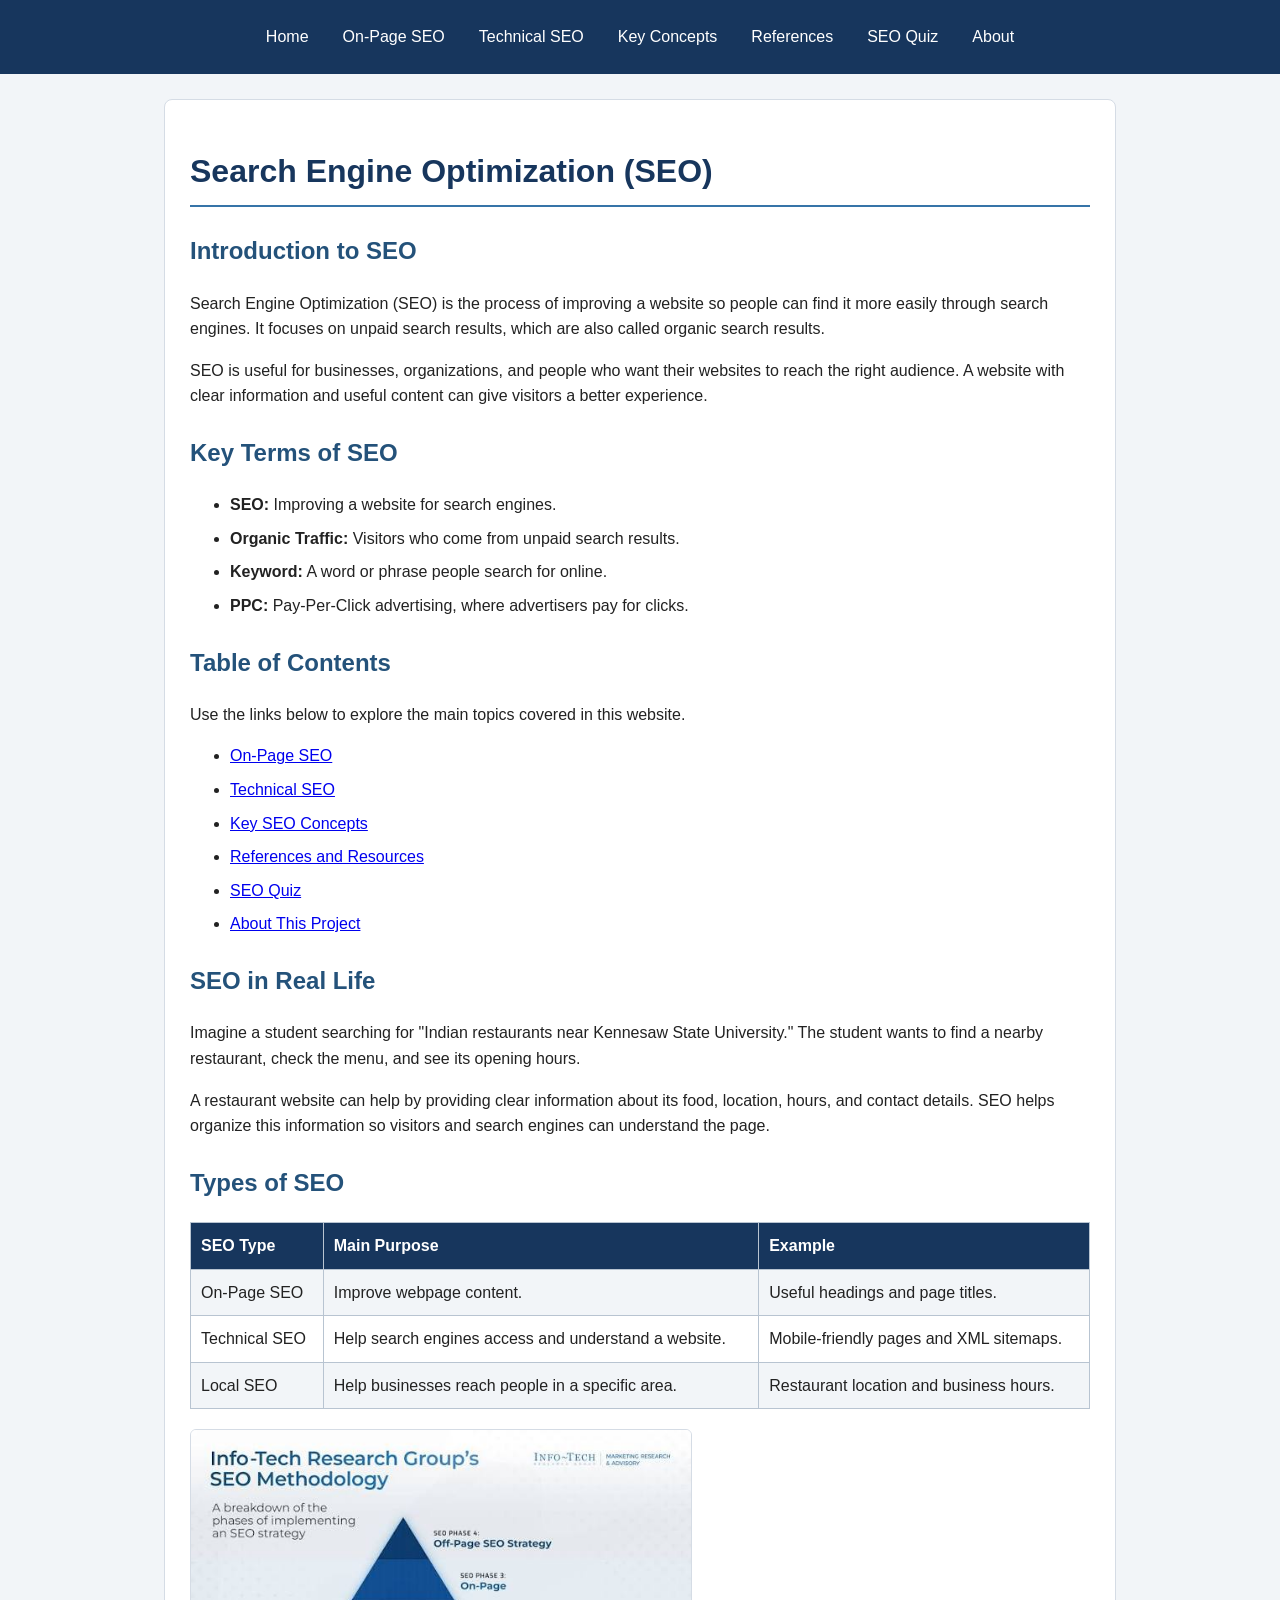
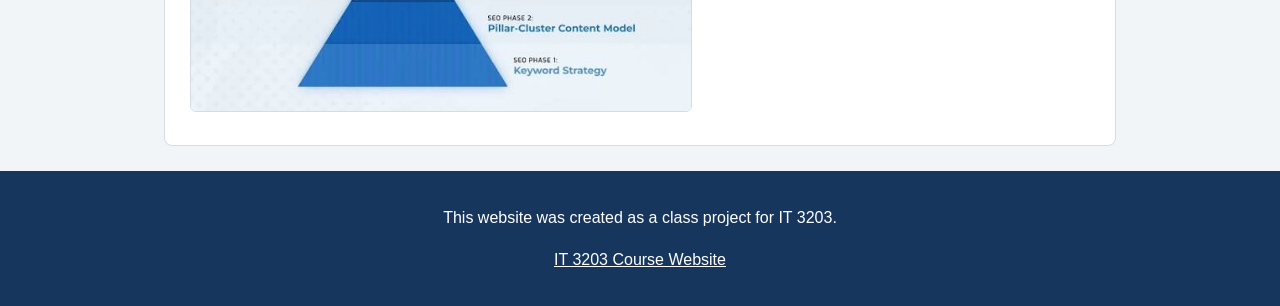
<file: index.html>
<!DOCTYPE html>
<html lang="en">

<head>
    <meta charset="UTF-8">
    <meta name="viewport" content="width=device-width, initial-scale=1.0">

    <title>Introduction to SEO | SEO Project</title>

    <meta name="description"
          content="Learn the basics of SEO, including keywords, organic traffic, on-page SEO, and technical SEO.">

    <!-- Connect this page to the shared CSS file. -->
    <link rel="stylesheet" href="style.css">
</head>

<body>

    <!-- Main navigation menu used on every page. -->
    
    <nav>
        <a href="index.html">Home</a>
        <a href="on-page-seo.html">On-Page SEO</a>
        <a href="technical-seo.html">Technical SEO</a>
        <a href="key-concepts.html">Key Concepts</a>
        <a href="references.html">References</a>
        <a href="quiz.html">SEO Quiz</a>
        <a href="about.html">About</a>
    </nav>

    <!-- Main content of the homepage. -->
    <main id="main-content">

        <h1>Search Engine Optimization (SEO)</h1>

        <h2>Introduction to SEO</h2>

        <p>
            Search Engine Optimization (SEO) is the process of improving a
            website so people can find it more easily through search engines.
            It focuses on unpaid search results, which are also called
            organic search results.
        </p>

        <p>
            SEO is useful for businesses, organizations, and people who want
            their websites to reach the right audience. A website with clear
            information and useful content can give visitors a better
            experience.
        </p>

        <h2>Key Terms of SEO</h2>

        <ul>
            <li><strong>SEO:</strong> Improving a website for search engines.</li>
            <li><strong>Organic Traffic:</strong> Visitors who come from unpaid search results.</li>
            <li><strong>Keyword:</strong> A word or phrase people search for online.</li>
            <li><strong>PPC:</strong> Pay-Per-Click advertising, where advertisers pay for clicks.</li>
        </ul>

        <h2>Table of Contents</h2>

        <p>
            Use the links below to explore the main topics covered in this
            website.
        </p>

        <ul>
            <li><a href="on-page-seo.html">On-Page SEO</a></li>
            <li><a href="technical-seo.html">Technical SEO</a></li>
            <li><a href="key-concepts.html">Key SEO Concepts</a></li>
            <li><a href="references.html">References and Resources</a></li>
            <li><a href="quiz.html">SEO Quiz</a></li>
            <li><a href="about.html">About This Project</a></li>
        </ul>

        <h2>SEO in Real Life</h2>

        <p>
            Imagine a student searching for "Indian restaurants near
            Kennesaw State University." The student wants to find a nearby
            restaurant, check the menu, and see its opening hours.
        </p>

        <p>
            A restaurant website can help by providing clear information
            about its food, location, hours, and contact details. SEO helps
            organize this information so visitors and search engines can
            understand the page.
        </p>

        <h2>Types of SEO</h2>

        <!-- A table comparing three common types of SEO. -->
        <table>
            <tr>
                <th>SEO Type</th>
                <th>Main Purpose</th>
                <th>Example</th>
            </tr>
            <tr>
                <td>On-Page SEO</td>
                <td>Improve webpage content.</td>
                <td>Useful headings and page titles.</td>
            </tr>
            <tr>
                <td>Technical SEO</td>
                <td>Help search engines access and understand a website.</td>
                <td>Mobile-friendly pages and XML sitemaps.</td>
            </tr>
            <tr>
                <td>Local SEO</td>
                <td>Help businesses reach people in a specific area.</td>
                <td>Restaurant location and business hours.</td>
            </tr>
        </table>
        
        <img src="seo-image.jpg" alt="SEO infographic" width="500">

    </main>

    <!-- Class project note required by the assignment. -->
    <footer>
        <p>This website was created as a class project for IT 3203.</p>
        <p>
            <a href="https://ksuweb.github.io/IT3203/">
                IT 3203 Course Website
            </a>
        </p>
    </footer>

</body>
</html>
</file>
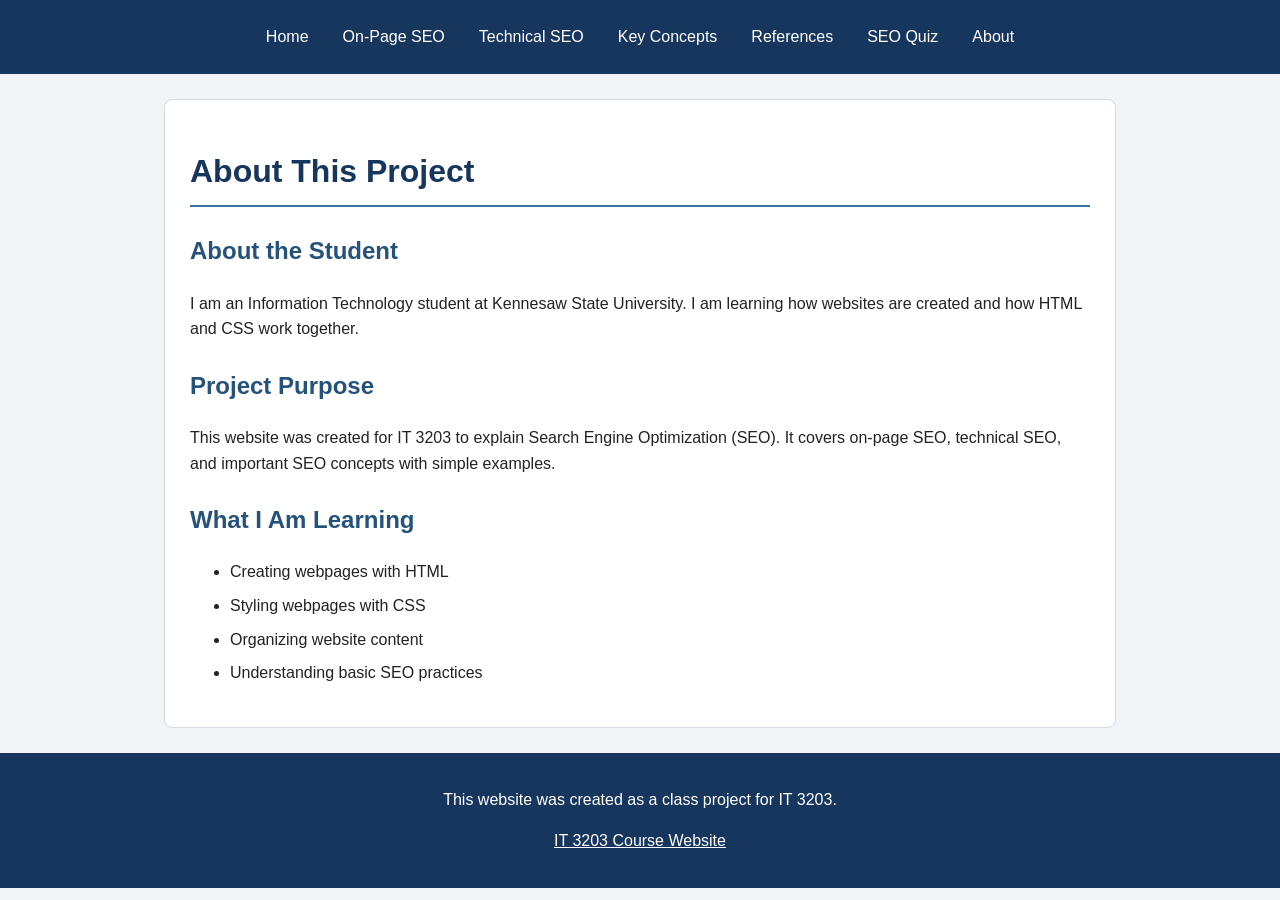
<file: about.html>
<!DOCTYPE html>
<html lang="en">
<head>
    <meta charset="UTF-8">
    <meta name="viewport" content="width=device-width, initial-scale=1.0">
    <title>SEO Project - About</title>
    <meta name="description" content="Learn about this student SEO website project for IT 3203.">
    <link rel="stylesheet" href="style.css">
</head>
<body>

    <nav>
        <a href="index.html">Home</a>
        <a href="on-page-seo.html">On-Page SEO</a>
        <a href="technical-seo.html">Technical SEO</a>
        <a href="key-concepts.html">Key Concepts</a>
        <a href="references.html">References</a>
        <a href="quiz.html">SEO Quiz</a>
        <a href="about.html">About</a>
    </nav>

    <main id="main-content">
        <h1>About This Project</h1>

        <h2>About the Student</h2>
        <p>I am an Information Technology student at Kennesaw State University. I am learning how websites are created and how HTML and CSS work together.</p>

        <h2>Project Purpose</h2>
        <p>This website was created for IT 3203 to explain Search Engine Optimization (SEO). It covers on-page SEO, technical SEO, and important SEO concepts with simple examples.</p>

        <h2>What I Am Learning</h2>
        <ul>
            <li>Creating webpages with HTML</li>
            <li>Styling webpages with CSS</li>
            <li>Organizing website content</li>
            <li>Understanding basic SEO practices</li>
        </ul>
    </main>

    <footer>
        <p>This website was created as a class project for IT 3203.</p>
        <p><a href="https://ksuweb.github.io/IT3203/">IT 3203 Course Website</a></p>
    </footer>

</body>
</html>
</file>
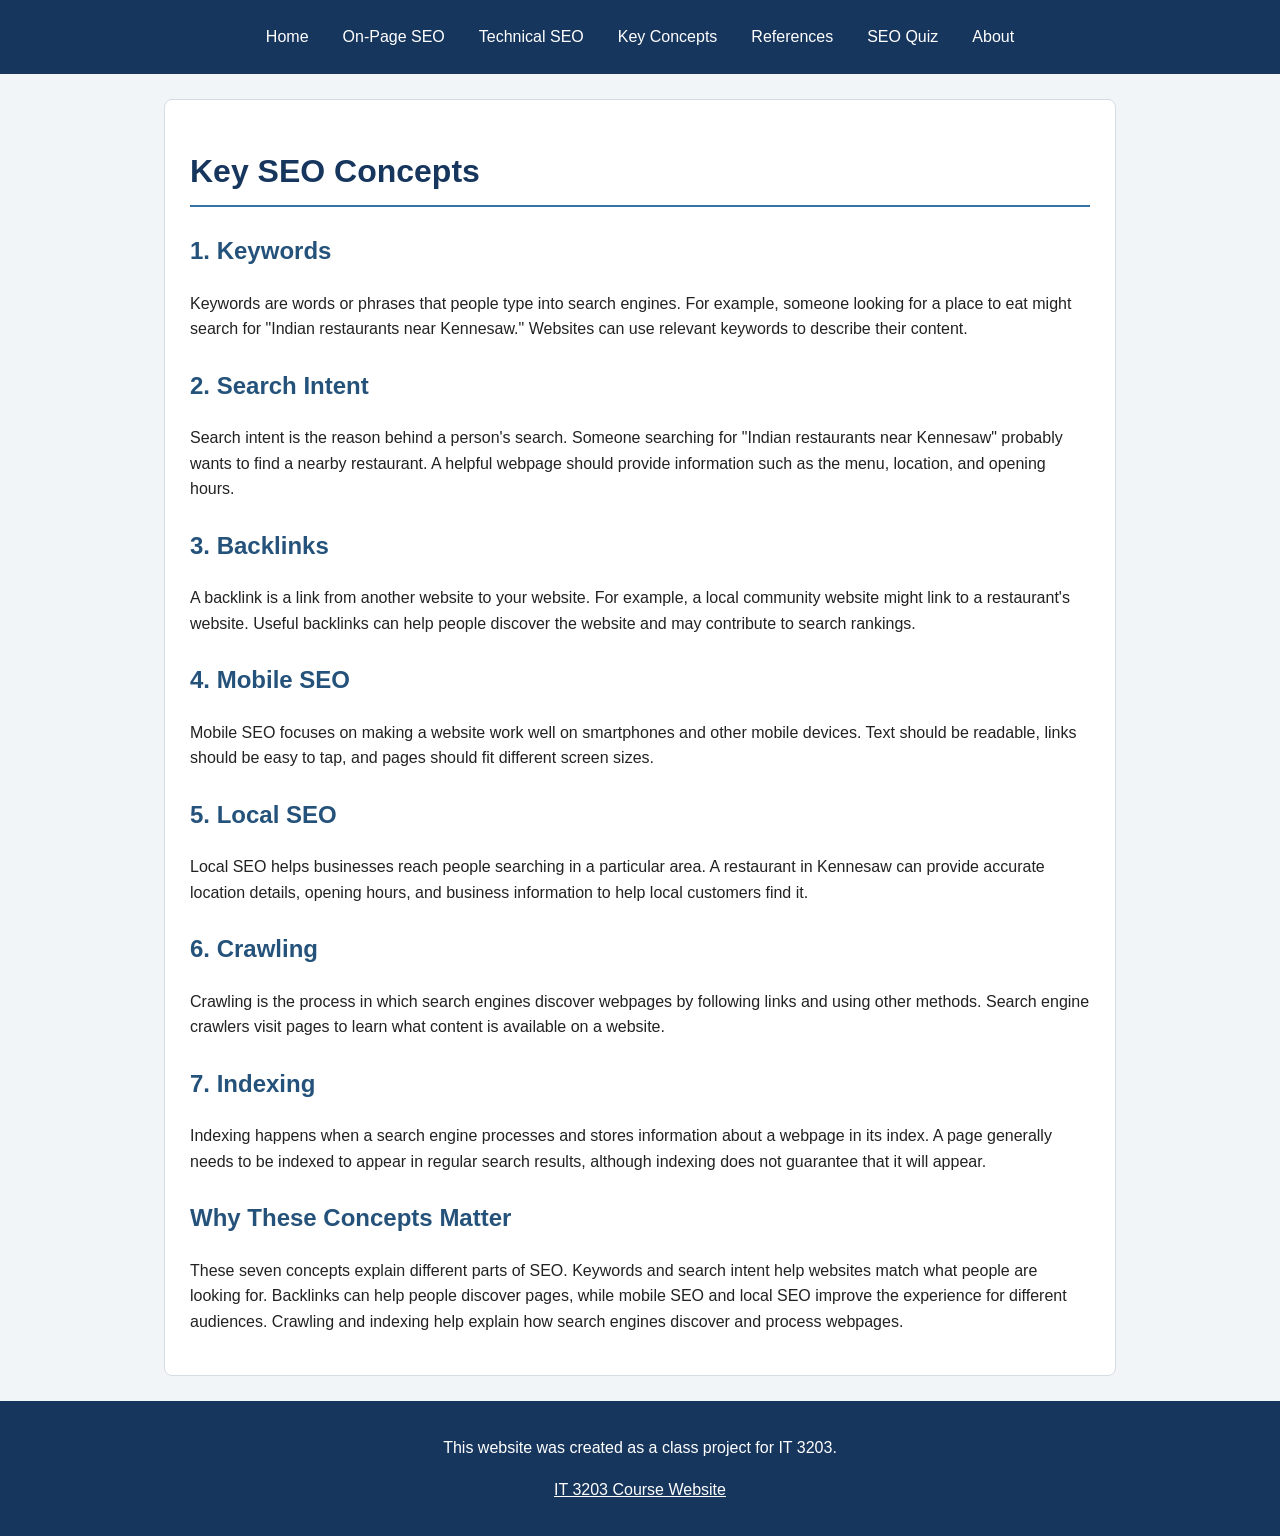
<file: key-concepts.html>
<!DOCTYPE html>
<html lang="en">

<head>
    <meta charset="UTF-8">
    <meta name="viewport" content="width=device-width, initial-scale=1.0">
    <title>Key SEO Concepts | SEO Project</title>
    <meta name="description" content="Learn about important SEO concepts, including keywords, search intent, backlinks, mobile SEO, local SEO, crawling, and indexing.">
    <link rel="stylesheet" href="style.css">
</head>

<body>

    <nav>
        <a href="index.html">Home</a>
        <a href="on-page-seo.html">On-Page SEO</a>
        <a href="technical-seo.html">Technical SEO</a>
        <a href="key-concepts.html">Key Concepts</a>
        <a href="references.html">References</a>
        <a href="quiz.html">SEO Quiz</a>
        <a href="about.html">About</a>
    </nav>

    <main id="main-content">

        <h1>Key SEO Concepts</h1>

        <h2>1. Keywords</h2>

        <p>
            Keywords are words or phrases that people type into search
            engines. For example, someone looking for a place to eat
            might search for "Indian restaurants near Kennesaw."
            Websites can use relevant keywords to describe their content.
        </p>

        <h2>2. Search Intent</h2>

        <p>
            Search intent is the reason behind a person's search.
            Someone searching for "Indian restaurants near Kennesaw"
            probably wants to find a nearby restaurant. A helpful
            webpage should provide information such as the menu,
            location, and opening hours.
        </p>

        <h2>3. Backlinks</h2>

        <p>
            A backlink is a link from another website to your website.
            For example, a local community website might link to a
            restaurant's website. Useful backlinks can help people
            discover the website and may contribute to search rankings.
        </p>

        <h2>4. Mobile SEO</h2>

        <p>
            Mobile SEO focuses on making a website work well on
            smartphones and other mobile devices. Text should be
            readable, links should be easy to tap, and pages should
            fit different screen sizes.
        </p>

        <h2>5. Local SEO</h2>

        <p>
            Local SEO helps businesses reach people searching in a
            particular area. A restaurant in Kennesaw can provide
            accurate location details, opening hours, and business
            information to help local customers find it.
        </p>

        <h2>6. Crawling</h2>

        <p>
            Crawling is the process in which search engines discover
            webpages by following links and using other methods.
            Search engine crawlers visit pages to learn what content
            is available on a website.
        </p>

        <h2>7. Indexing</h2>

        <p>
            Indexing happens when a search engine processes and stores
            information about a webpage in its index. A page generally
            needs to be indexed to appear in regular search results,
            although indexing does not guarantee that it will appear.
        </p>

        <h2>Why These Concepts Matter</h2>

        <p>
            These seven concepts explain different parts of SEO.
            Keywords and search intent help websites match what people
            are looking for. Backlinks can help people discover pages,
            while mobile SEO and local SEO improve the experience for
            different audiences. Crawling and indexing help explain
            how search engines discover and process webpages.
        </p>

    </main>

    <footer>
        <p>This website was created as a class project for IT 3203.</p>
        <p>
            <a href="https://ksuweb.github.io/IT3203/">
                IT 3203 Course Website
            </a>
        </p>
    </footer>

</body>
</html>
</file>
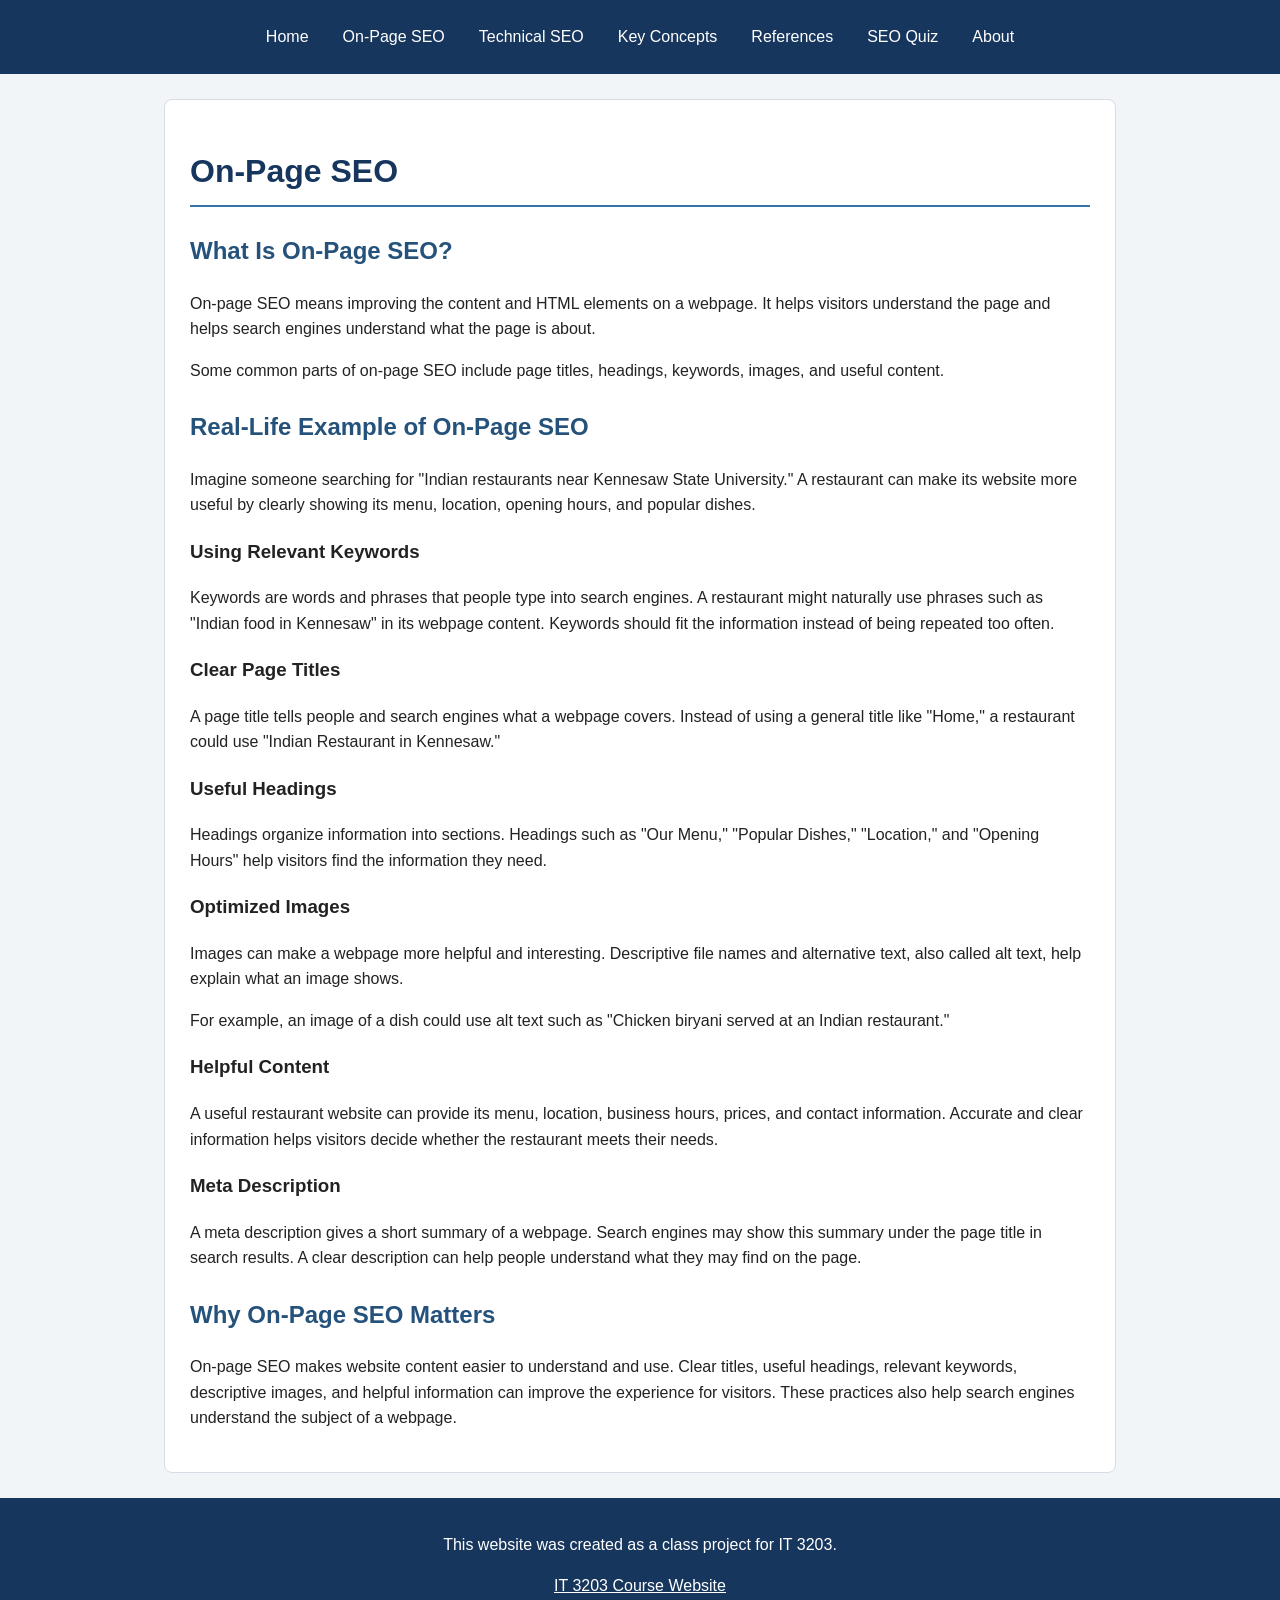
<file: on-page-seo.html>
<!DOCTYPE html>
<html lang="en">

<head>
    <meta charset="UTF-8">
    <meta name="viewport" content="width=device-width, initial-scale=1.0">
    <title>On-Page SEO | SEO Project</title>
    <meta name="description" content="Learn about on-page SEO, keywords, page titles, headings, images, and useful website content.">
    <link rel="stylesheet" href="style.css">
</head>

<body>

    <nav>
        <a href="index.html">Home</a>
        <a href="on-page-seo.html">On-Page SEO</a>
        <a href="technical-seo.html">Technical SEO</a>
        <a href="key-concepts.html">Key Concepts</a>
        <a href="references.html">References</a>
        <a href="quiz.html">SEO Quiz</a>
        <a href="about.html">About</a>
    </nav>

    <main id="main-content">

        <h1>On-Page SEO</h1>

        <h2>What Is On-Page SEO?</h2>

        <p>
            On-page SEO means improving the content and HTML elements on a
            webpage. It helps visitors understand the page and helps search
            engines understand what the page is about.
        </p>

        <p>
            Some common parts of on-page SEO include page titles, headings,
            keywords, images, and useful content.
        </p>

        <h2>Real-Life Example of On-Page SEO</h2>

        <p>
            Imagine someone searching for "Indian restaurants near
            Kennesaw State University." A restaurant can make its website
            more useful by clearly showing its menu, location, opening hours,
            and popular dishes.
        </p>

        <h3>Using Relevant Keywords</h3>

        <p>
            Keywords are words and phrases that people type into search
            engines. A restaurant might naturally use phrases such as
            "Indian food in Kennesaw" in its webpage content. Keywords
            should fit the information instead of being repeated too often.
        </p>

        <h3>Clear Page Titles</h3>

        <p>
            A page title tells people and search engines what a webpage
            covers. Instead of using a general title like "Home," a
            restaurant could use "Indian Restaurant in Kennesaw."
        </p>

        <h3>Useful Headings</h3>

        <p>
            Headings organize information into sections. Headings such as
            "Our Menu," "Popular Dishes," "Location," and "Opening Hours"
            help visitors find the information they need.
        </p>

        <h3>Optimized Images</h3>

        <p>
            Images can make a webpage more helpful and interesting.
            Descriptive file names and alternative text, also called alt
            text, help explain what an image shows.
        </p>

        <p>
            For example, an image of a dish could use alt text such as
            "Chicken biryani served at an Indian restaurant."
        </p>

        <h3>Helpful Content</h3>

        <p>
            A useful restaurant website can provide its menu, location,
            business hours, prices, and contact information. Accurate and
            clear information helps visitors decide whether the restaurant
            meets their needs.
        </p>

        <h3>Meta Description</h3>

        <p>
            A meta description gives a short summary of a webpage. Search
            engines may show this summary under the page title in search
            results. A clear description can help people understand what
            they may find on the page.
        </p>

        <h2>Why On-Page SEO Matters</h2>

        <p>
            On-page SEO makes website content easier to understand and use.
            Clear titles, useful headings, relevant keywords, descriptive
            images, and helpful information can improve the experience for
            visitors. These practices also help search engines understand
            the subject of a webpage.
        </p>

    </main>

    <footer>
        <p>This website was created as a class project for IT 3203.</p>
        <p>
            <a href="https://ksuweb.github.io/IT3203/">
                IT 3203 Course Website
            </a>
        </p>
    </footer>

</body>
</html>
</file>
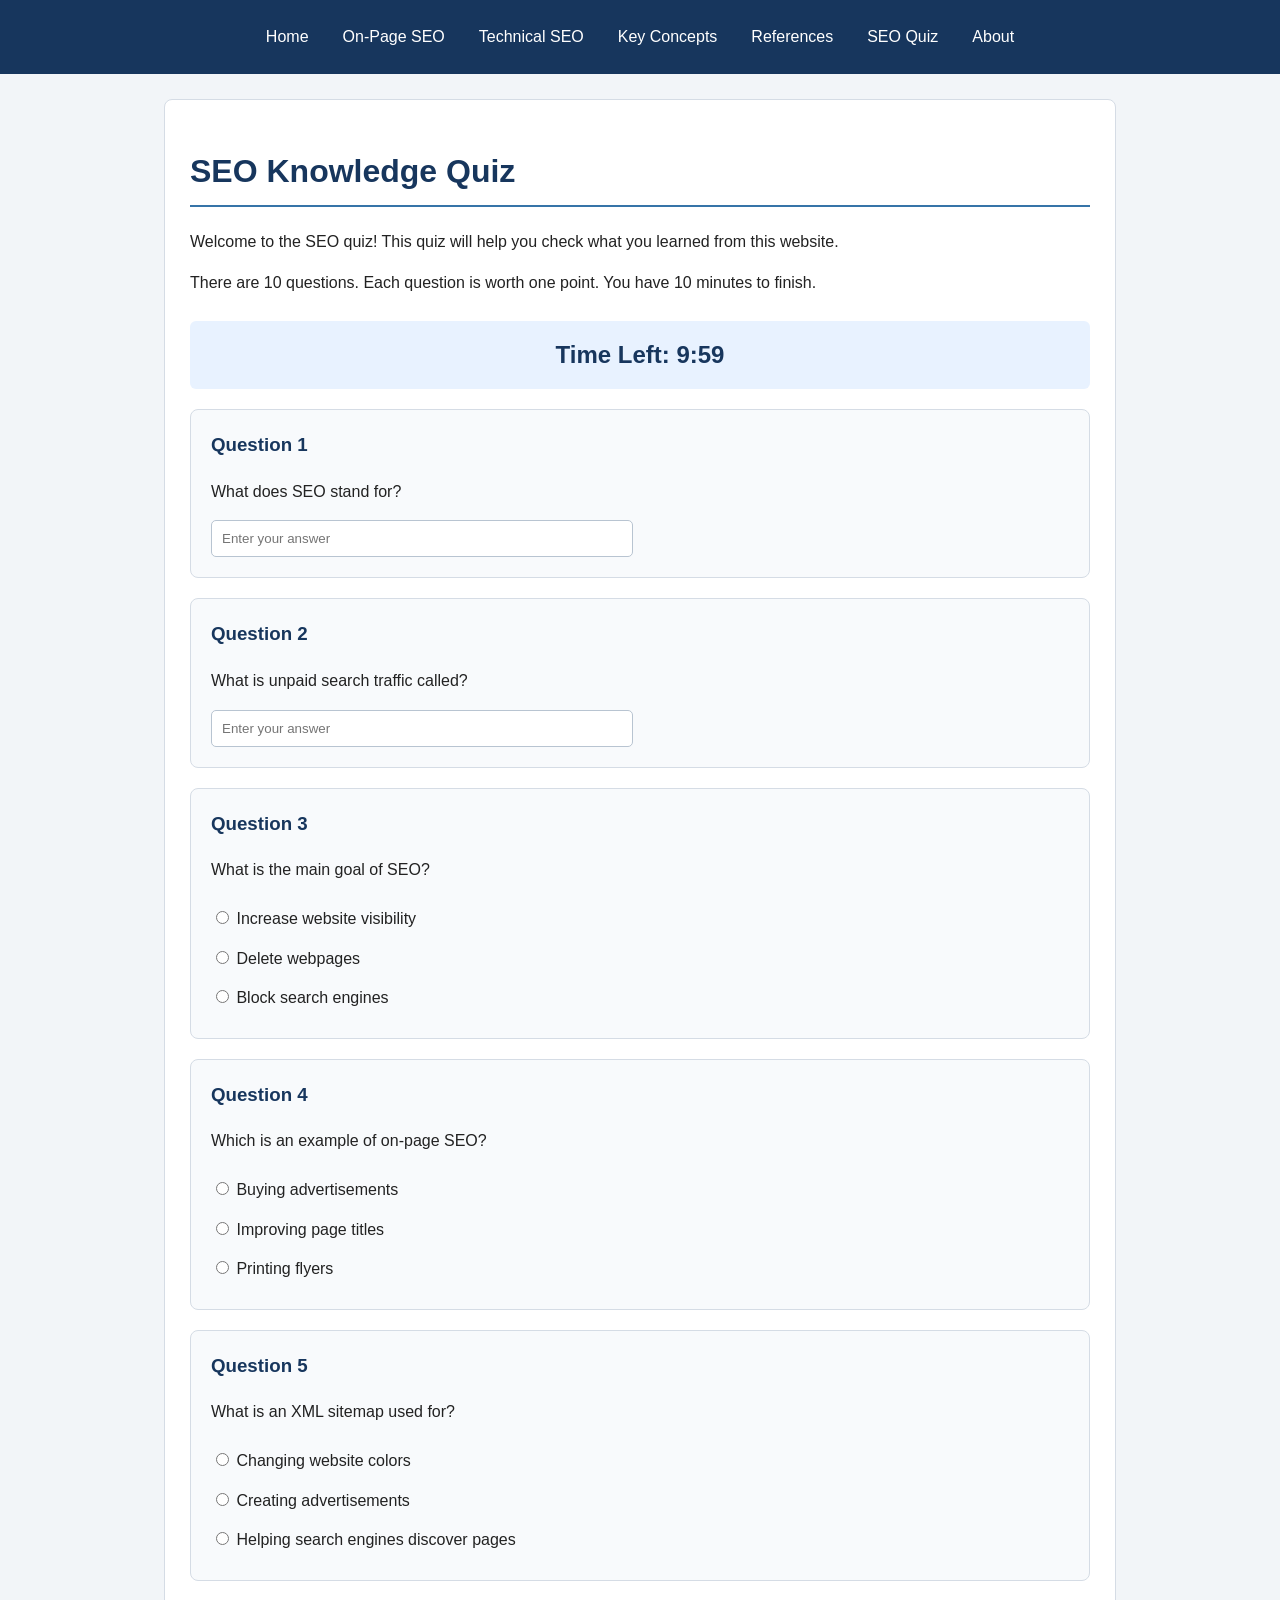
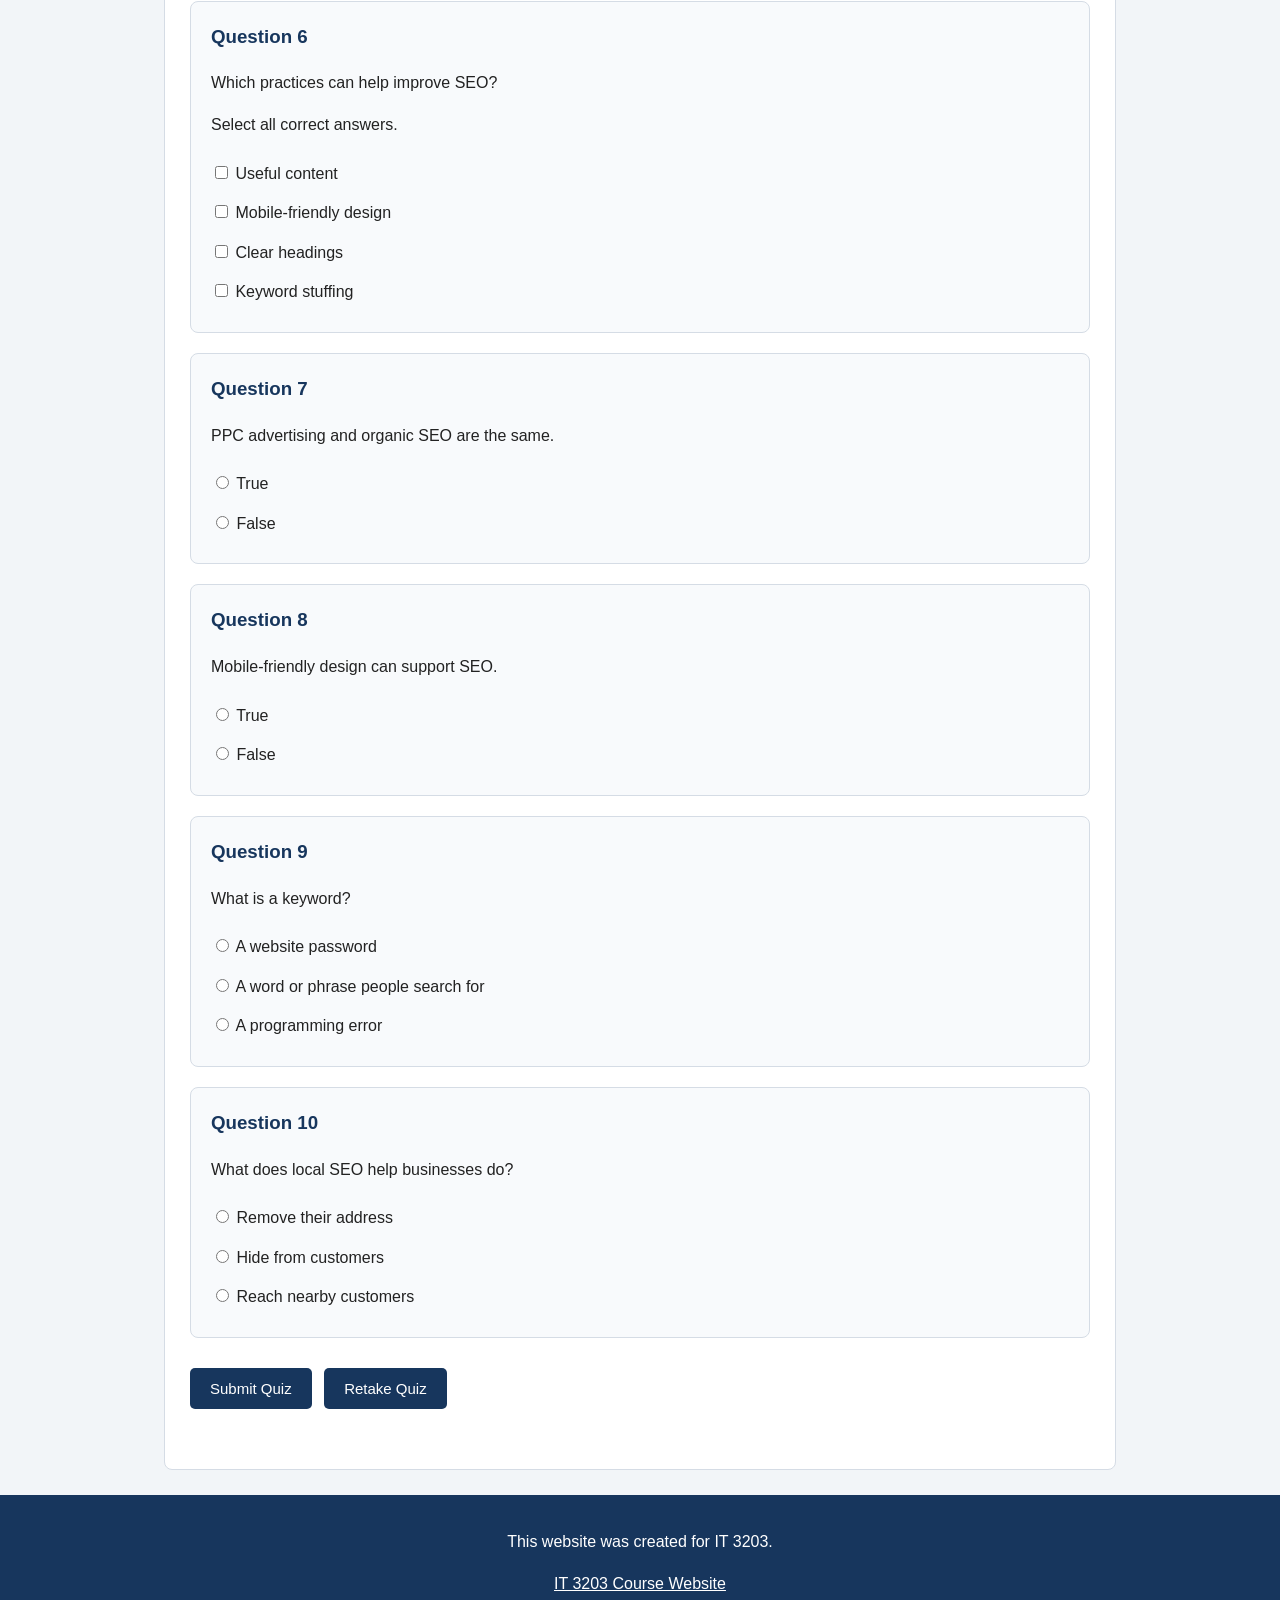
<file: quiz.html>
<!DOCTYPE html>
<html lang="en">

<head>
    <meta charset="UTF-8">
    <meta name="viewport" content="width=device-width, initial-scale=1.0">

    <title>SEO Knowledge Quiz | SEO Project</title>

    <meta name="description"
          content="Test your knowledge of SEO with ten questions.">

    <link rel="stylesheet" href="style.css">
    <script src="quiz.js" defer></script>
</head>

<body>

    <!-- Navigation menu -->
    <nav>
        <a href="index.html">Home</a>
        <a href="on-page-seo.html">On-Page SEO</a>
        <a href="technical-seo.html">Technical SEO</a>
        <a href="key-concepts.html">Key Concepts</a>
        <a href="references.html">References</a>
        <a href="quiz.html">SEO Quiz</a>
        <a href="about.html">About</a>
    </nav>

    <main id="main-content">

        <h1>SEO Knowledge Quiz</h1>

        <p>
            Welcome to the SEO quiz! This quiz will help you
            check what you learned from this website.
        </p>

        <p>
            There are 10 questions. Each question is worth
            one point. You have 10 minutes to finish.
        </p>

        <!-- Quiz timer -->
        <h2 id="timer">Time Left: 10:00</h2>

        <!-- Quiz form -->
        <form id="seoQuiz">

            <!-- Question 1: Fill in the blank -->
            <div class="question">
                <h3>Question 1</h3>
                <p>What does SEO stand for?</p>

                <input type="text" id="q1"
                       placeholder="Enter your answer">
            </div>

            <!-- Question 2: Fill in the blank -->
            <div class="question">
                <h3>Question 2</h3>
                <p>What is unpaid search traffic called?</p>

                <input type="text" id="q2"
                       placeholder="Enter your answer">
            </div>

            <!-- Question 3: Multiple choice -->
            <div class="question">
                <h3>Question 3</h3>
                <p>What is the main goal of SEO?</p>

                <label>
                    <input type="radio" name="q3" value="a">
                    Increase website visibility
                </label>

                <label>
                    <input type="radio" name="q3" value="b">
                    Delete webpages
                </label>

                <label>
                    <input type="radio" name="q3" value="c">
                    Block search engines
                </label>
            </div>

            <!-- Question 4: Multiple choice -->
            <div class="question">
                <h3>Question 4</h3>
                <p>Which is an example of on-page SEO?</p>

                <label>
                    <input type="radio" name="q4" value="a">
                    Buying advertisements
                </label>

                <label>
                    <input type="radio" name="q4" value="b">
                    Improving page titles
                </label>

                <label>
                    <input type="radio" name="q4" value="c">
                    Printing flyers
                </label>
            </div>

            <!-- Question 5: Multiple choice -->
            <div class="question">
                <h3>Question 5</h3>
                <p>What is an XML sitemap used for?</p>

                <label>
                    <input type="radio" name="q5" value="a">
                    Changing website colors
                </label>

                <label>
                    <input type="radio" name="q5" value="b">
                    Creating advertisements
                </label>

                <label>
                    <input type="radio" name="q5" value="c">
                    Helping search engines discover pages
                </label>
            </div>

            <!-- Question 6: Multiple selection -->
            <div class="question">
                <h3>Question 6</h3>
                <p>Which practices can help improve SEO?</p>
                <p>Select all correct answers.</p>

                <label>
                    <input type="checkbox" name="q6" value="a">
                    Useful content
                </label>

                <label>
                    <input type="checkbox" name="q6" value="b">
                    Mobile-friendly design
                </label>

                <label>
                    <input type="checkbox" name="q6" value="c">
                    Clear headings
                </label>

                <label>
                    <input type="checkbox" name="q6" value="d">
                    Keyword stuffing
                </label>
            </div>

            <!-- Question 7: True or False -->
            <div class="question">
                <h3>Question 7</h3>
                <p>PPC advertising and organic SEO are the same.</p>

                <label>
                    <input type="radio" name="q7" value="true">
                    True
                </label>

                <label>
                    <input type="radio" name="q7" value="false">
                    False
                </label>
            </div>

            <!-- Question 8: True or False -->
            <div class="question">
                <h3>Question 8</h3>
                <p>Mobile-friendly design can support SEO.</p>

                <label>
                    <input type="radio" name="q8" value="true">
                    True
                </label>

                <label>
                    <input type="radio" name="q8" value="false">
                    False
                </label>
            </div>

            <!-- Question 9: Multiple choice -->
            <div class="question">
                <h3>Question 9</h3>
                <p>What is a keyword?</p>

                <label>
                    <input type="radio" name="q9" value="a">
                    A website password
                </label>

                <label>
                    <input type="radio" name="q9" value="b">
                    A word or phrase people search for
                </label>

                <label>
                    <input type="radio" name="q9" value="c">
                    A programming error
                </label>
            </div>

            <!-- Question 10: Multiple choice -->
            <div class="question">
                <h3>Question 10</h3>
                <p>What does local SEO help businesses do?</p>

                <label>
                    <input type="radio" name="q10" value="a">
                    Remove their address
                </label>

                <label>
                    <input type="radio" name="q10" value="b">
                    Hide from customers
                </label>

                <label>
                    <input type="radio" name="q10" value="c">
                    Reach nearby customers
                </label>
            </div>

            <!-- Quiz buttons -->
            <button type="submit">Submit Quiz</button>

            <button type="button" id="resetBtn">
                Retake Quiz
            </button>

        </form>

        <!-- JavaScript will display quiz results here -->
        <section id="results" aria-live="polite"></section>

    </main>

    <footer>
        <p>This website was created for IT 3203.</p>
        <p>
            <a href="https://ksuweb.github.io/IT3203/">
                IT 3203 Course Website
            </a>
        </p>
    </footer>

</body>
</html>
</file>
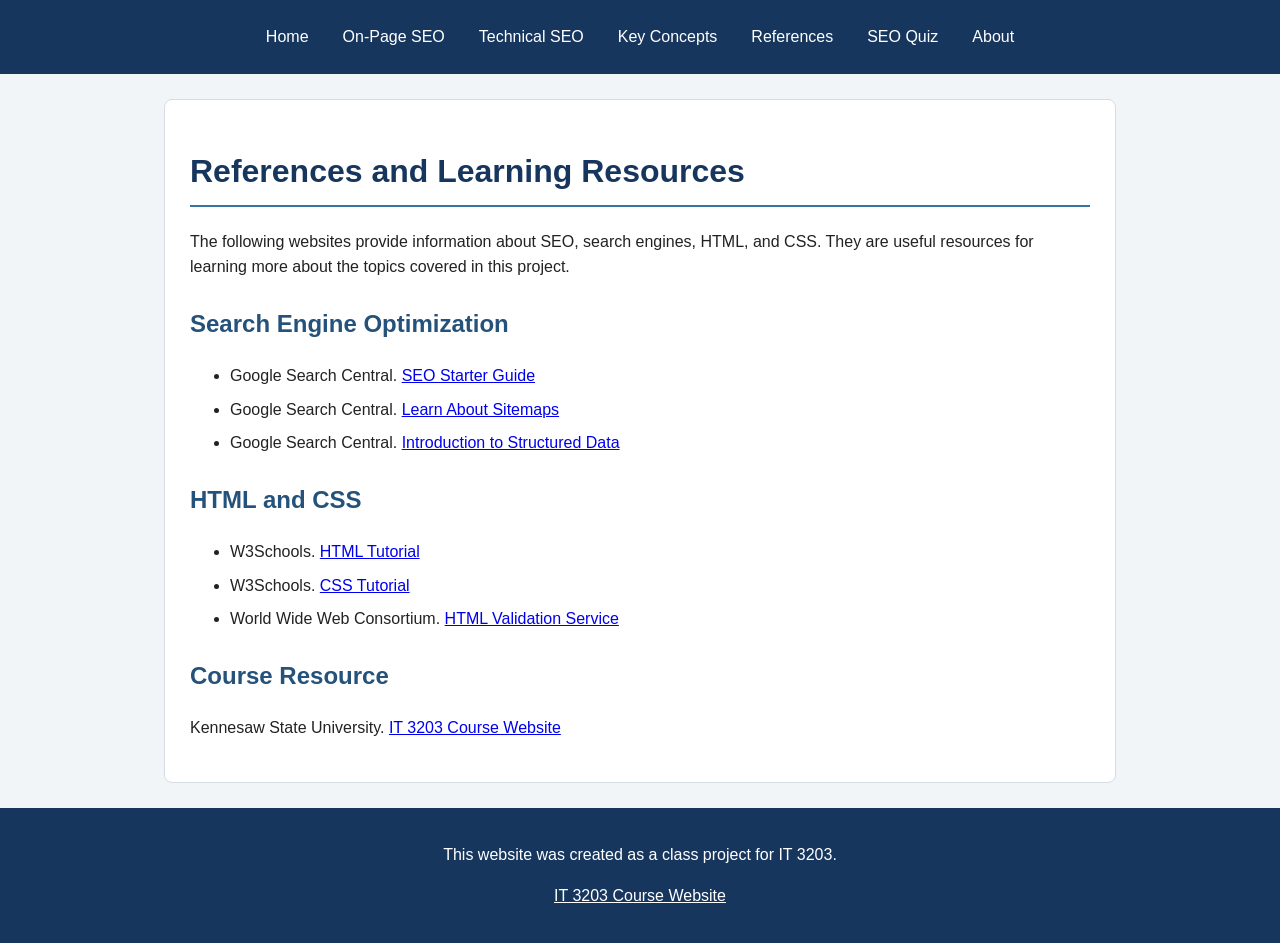
<file: references.html>
<!DOCTYPE html>
<html lang="en">

<head>
    <meta charset="UTF-8">
    <meta name="viewport" content="width=device-width, initial-scale=1.0">
    <title>References and Resources | SEO Project</title>
    <meta name="description" content="References and learning resources for search engine optimization and web development.">
    <link rel="stylesheet" href="style.css">
</head>

<body>

    <nav>
        <a href="index.html">Home</a>
        <a href="on-page-seo.html">On-Page SEO</a>
        <a href="technical-seo.html">Technical SEO</a>
        <a href="key-concepts.html">Key Concepts</a>
        <a href="references.html">References</a>
        <a href="quiz.html">SEO Quiz</a>
        <a href="about.html">About</a>
    </nav>

    <main id="main-content">

        <h1>References and Learning Resources</h1>

        <p>
            The following websites provide information about SEO,
            search engines, HTML, and CSS. They are useful resources
            for learning more about the topics covered in this project.
        </p>

        <h2>Search Engine Optimization</h2>

        <ul>
            <li>
                Google Search Central.
                <a href="https://developers.google.com/search/docs/fundamentals/seo-starter-guide">
                    SEO Starter Guide
                </a>
            </li>

            <li>
                Google Search Central.
                <a href="https://developers.google.com/search/docs/crawling-indexing/sitemaps/overview">
                    Learn About Sitemaps
                </a>
            </li>

            <li>
                Google Search Central.
                <a href="https://developers.google.com/search/docs/appearance/structured-data/intro-structured-data">
                    Introduction to Structured Data
                </a>
            </li>
        </ul>

        <h2>HTML and CSS</h2>

        <ul>
            <li>
                W3Schools.
                <a href="https://www.w3schools.com/html/">
                    HTML Tutorial
                </a>
            </li>

            <li>
                W3Schools.
                <a href="https://www.w3schools.com/css/">
                    CSS Tutorial
                </a>
            </li>

            <li>
                World Wide Web Consortium.
                <a href="https://validator.w3.org/">
                    HTML Validation Service
                </a>
            </li>
        </ul>

        <h2>Course Resource</h2>

        <p>
            Kennesaw State University.
            <a href="https://ksuweb.github.io/IT3203/">
                IT 3203 Course Website
            </a>
        </p>

    </main>

    <footer>
        <p>This website was created as a class project for IT 3203.</p>
        <p>
            <a href="https://ksuweb.github.io/IT3203/">
                IT 3203 Course Website
            </a>
        </p>
    </footer>

</body>
</html>
</file>
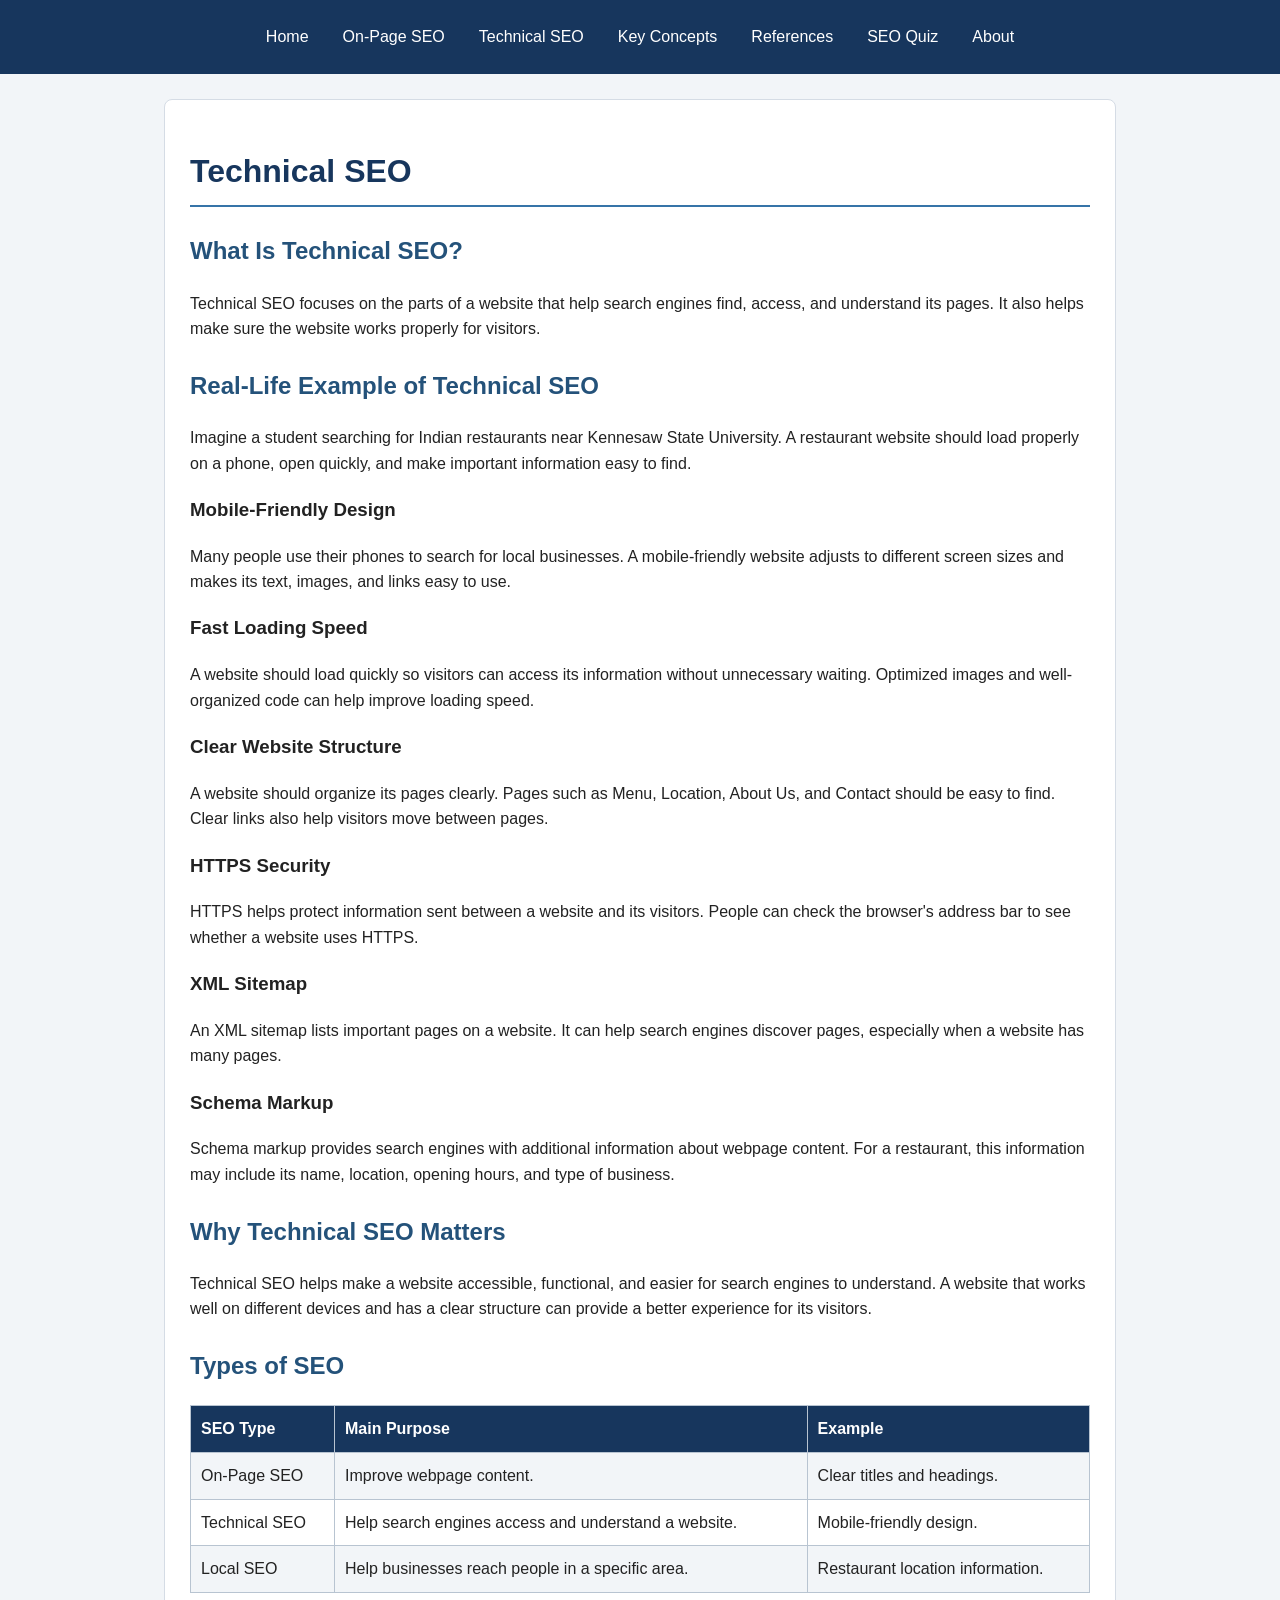
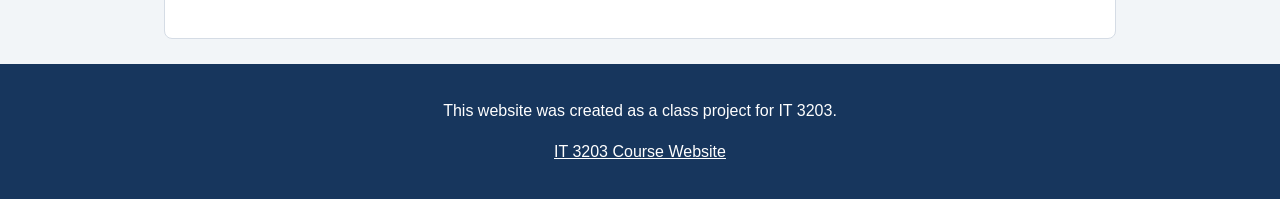
<file: technical-seo.html>
<!DOCTYPE html>
<html lang="en">

<head>
    <meta charset="UTF-8">
    <meta name="viewport" content="width=device-width, initial-scale=1.0">
    <title>Technical SEO | SEO Project</title>
    <meta name="description" content="Learn about technical SEO, mobile-friendly design, website speed, HTTPS, XML sitemaps, and schema markup.">
    <link rel="stylesheet" href="style.css">
</head>

<body>

    <nav>
        <a href="index.html">Home</a>
        <a href="on-page-seo.html">On-Page SEO</a>
        <a href="technical-seo.html">Technical SEO</a>
        <a href="key-concepts.html">Key Concepts</a>
        <a href="references.html">References</a>
        <a href="quiz.html">SEO Quiz</a>
        <a href="about.html">About</a>
    </nav>

    <main id="main-content">

        <h1>Technical SEO</h1>

        <h2>What Is Technical SEO?</h2>

        <p>
            Technical SEO focuses on the parts of a website that help search
            engines find, access, and understand its pages. It also helps
            make sure the website works properly for visitors.
        </p>

        <h2>Real-Life Example of Technical SEO</h2>

        <p>
            Imagine a student searching for Indian restaurants near
            Kennesaw State University. A restaurant website should load
            properly on a phone, open quickly, and make important
            information easy to find.
        </p>

        <h3>Mobile-Friendly Design</h3>

        <p>
            Many people use their phones to search for local businesses.
            A mobile-friendly website adjusts to different screen sizes
            and makes its text, images, and links easy to use.
        </p>

        <h3>Fast Loading Speed</h3>

        <p>
            A website should load quickly so visitors can access its
            information without unnecessary waiting. Optimized images
            and well-organized code can help improve loading speed.
        </p>

        <h3>Clear Website Structure</h3>

        <p>
            A website should organize its pages clearly. Pages such as
            Menu, Location, About Us, and Contact should be easy to find.
            Clear links also help visitors move between pages.
        </p>

        <h3>HTTPS Security</h3>

        <p>
            HTTPS helps protect information sent between a website and
            its visitors. People can check the browser's address bar
            to see whether a website uses HTTPS.
        </p>

        <h3>XML Sitemap</h3>

        <p>
            An XML sitemap lists important pages on a website. It can
            help search engines discover pages, especially when a
            website has many pages.
        </p>

        <h3>Schema Markup</h3>

        <p>
            Schema markup provides search engines with additional
            information about webpage content. For a restaurant,
            this information may include its name, location, opening
            hours, and type of business.
        </p>

        <h2>Why Technical SEO Matters</h2>

        <p>
            Technical SEO helps make a website accessible, functional,
            and easier for search engines to understand. A website that
            works well on different devices and has a clear structure
            can provide a better experience for its visitors.
        </p>

        <h2>Types of SEO</h2>

        <table>
            <tr>
                <th>SEO Type</th>
                <th>Main Purpose</th>
                <th>Example</th>
            </tr>
            <tr>
                <td>On-Page SEO</td>
                <td>Improve webpage content.</td>
                <td>Clear titles and headings.</td>
            </tr>
            <tr>
                <td>Technical SEO</td>
                <td>Help search engines access and understand a website.</td>
                <td>Mobile-friendly design.</td>
            </tr>
            <tr>
                <td>Local SEO</td>
                <td>Help businesses reach people in a specific area.</td>
                <td>Restaurant location information.</td>
            </tr>
        </table>

    </main>

    <footer>
        <p>This website was created as a class project for IT 3203.</p>
        <p>
            <a href="https://ksuweb.github.io/IT3203/">
                IT 3203 Course Website
            </a>
        </p>
    </footer>

</body>
</html>
</file>
<file: style.css>
/* Basic page styling */
body {
    font-family: Arial, sans-serif;
    background-color: #f2f5f8;
    color: #222222;
    margin: 0;
    line-height: 1.6;
}

/* Navigation menu using Flexbox */
nav {
    display: flex;
    flex-wrap: wrap;
    justify-content: center;
    gap: 10px;
    background-color: #17365d;
    padding: 16px;
}

/* Navigation links */
nav a {
    color: white;
    text-decoration: none;
    padding: 8px 12px;
    border-radius: 4px;
}

nav a:hover {
    background-color: #3674a8;
    text-decoration: underline;
}

/* Main content area */
#main-content {
    max-width: 900px;
    margin: 25px auto;
    padding: 25px;
    background-color: white;
    border: 1px solid #d5dce5;
    border-radius: 8px;
}

/* Heading styles */
h1 {
    color: #17365d;
    border-bottom: 2px solid #3674a8;
    padding-bottom: 8px;
}

h2 {
    color: #24527a;
    margin-top: 25px;
}

/* Highlight important information */
.highlight {
    background-color: #e8f2ff;
    border-left: 4px solid #3674a8;
    padding: 12px;
}

/* Image styling */
img {
    max-width: 100%;
    height: auto;
    border: 1px solid #d5dce5;
    border-radius: 6px;
}

/* Table styling */
table {
    width: 100%;
    border-collapse: collapse;
    margin: 20px 0;
}

th,
td {
    border: 1px solid #b8c4d1;
    padding: 10px;
    text-align: left;
}

th {
    background-color: #17365d;
    color: white;
}

tr:nth-child(even) {
    background-color: #f2f5f8;
}

/* List spacing */
li {
    margin-bottom: 8px;
}

/* Footer styling */
footer {
    background-color: #17365d;
    color: white;
    text-align: center;
    padding: 18px;
    margin-top: 25px;
}

footer a {
    color: #ffffff;
}

/* Quiz questions */
.question {
    background-color: #f8fafc;
    border: 1px solid #d5dce5;
    border-radius: 8px;
    padding: 20px;
    margin: 20px 0;
}

.question h3 {
    color: #17365d;
    margin-top: 0;
}

.question label {
    display: block;
    padding: 7px 0;
    cursor: pointer;
}

.question input[type="text"] {
    padding: 10px;
    width: 90%;
    max-width: 400px;
    border: 1px solid #b8c4d1;
    border-radius: 5px;
}

/* Countdown timer */
#timer {
    background-color: #e8f2ff;
    color: #17365d;
    padding: 15px;
    border-radius: 6px;
    text-align: center;
}

/* Quiz buttons */
button {
    background-color: #17365d;
    color: white;
    border: none;
    padding: 12px 20px;
    margin: 10px 8px 10px 0;
    border-radius: 5px;
    cursor: pointer;
    font-size: 15px;
}

button:hover {
    background-color: #3674a8;
}

button:disabled {
    opacity: 0.5;
    cursor: not-allowed;
}

/* Quiz results */
#results {
    margin-top: 25px;
}

.feedback {
    padding: 12px;
    margin: 10px 0;
    border-radius: 6px;
}

/* Correct answers */
.correct {
    background-color: #e2f5e5;
    color: #17642a;
}

/* Incorrect answers */
.incorrect {
    background-color: #ffe5e5;
    color: #a51c1c;
}

/* Small-screen layout */
@media (max-width: 600px) {
    #main-content {
        margin: 10px;
        padding: 15px;
    }

    nav {
        flex-direction: column;
        align-items: center;
    }

    table {
        font-size: 14px;
    }

    .question {
        padding: 15px;
    }
}
</file>
